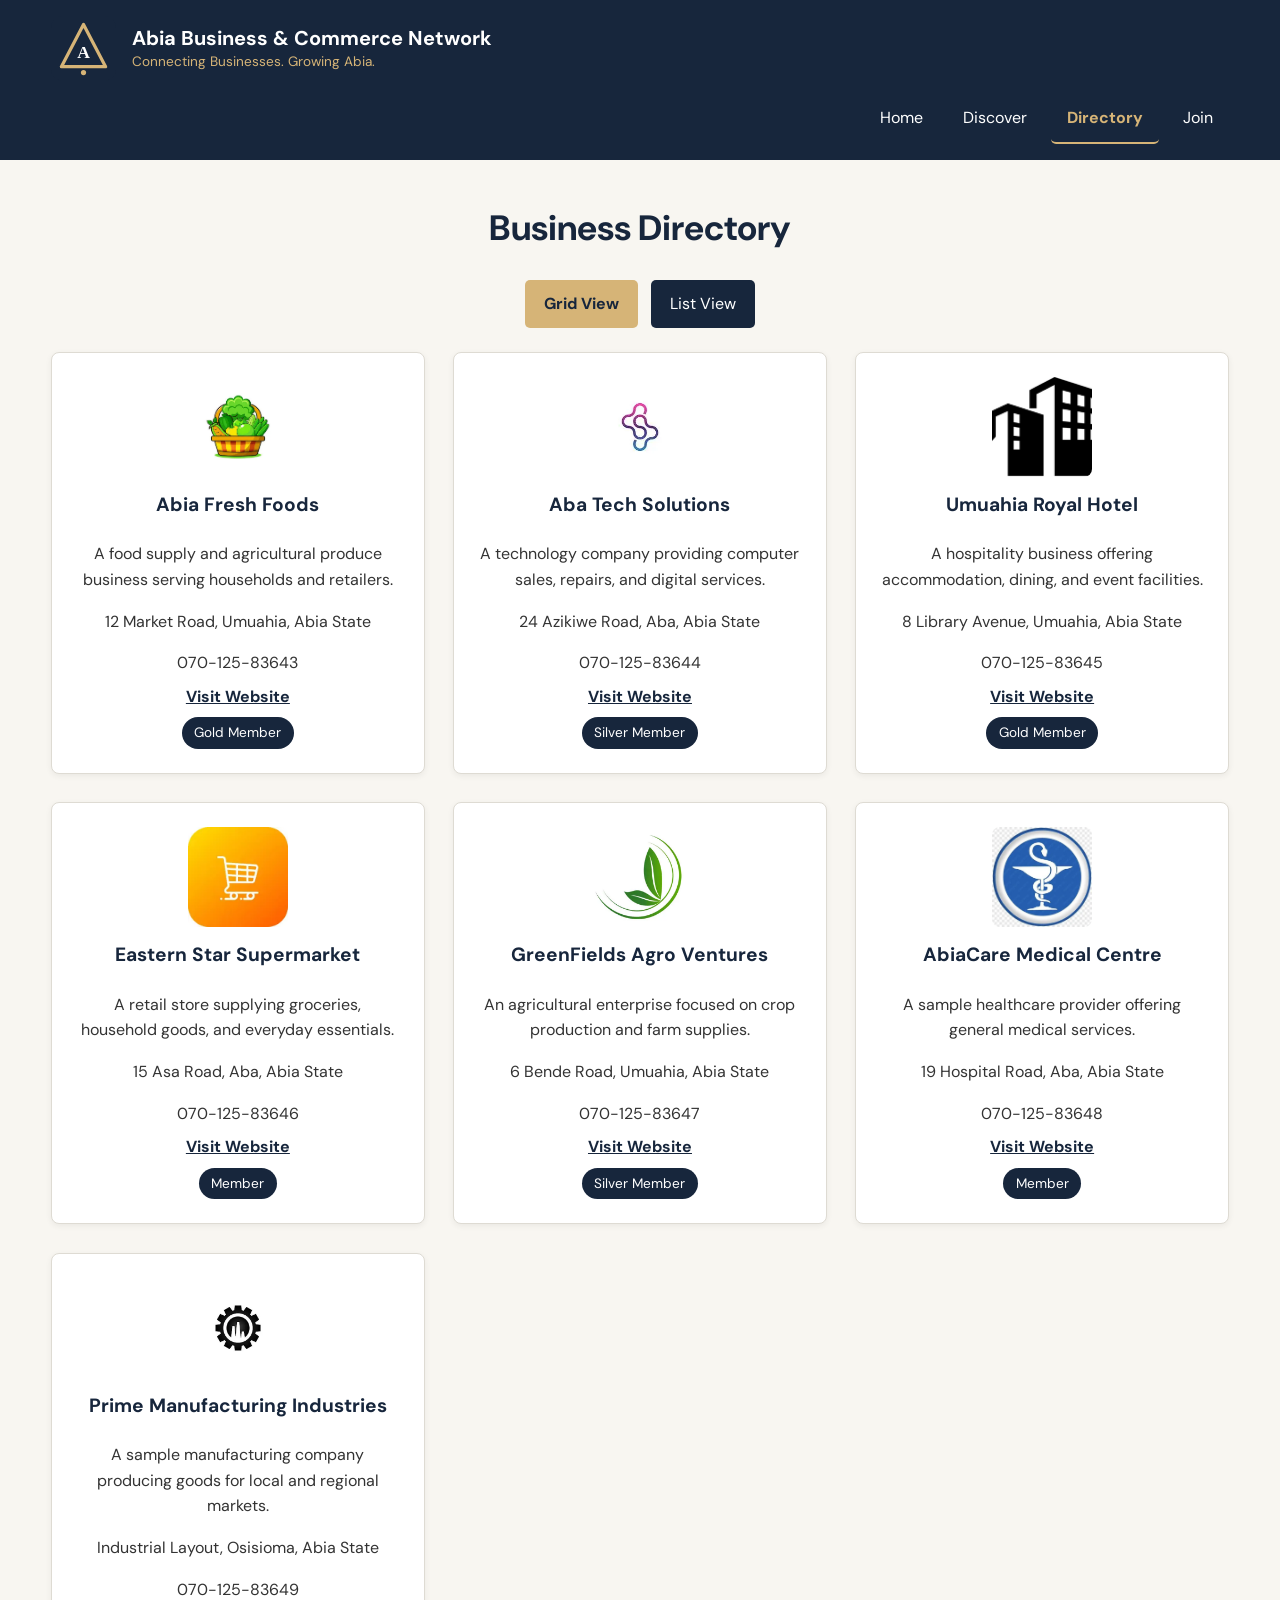
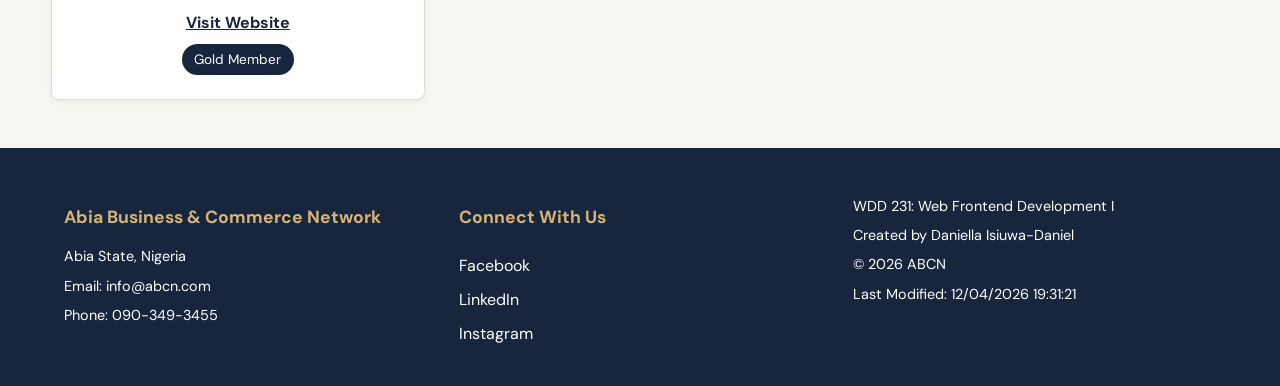
<file: chamber/directory.html>
<!DOCTYPE html>
<html lang="en">
<head>
    <meta charset="UTF-8">
    <meta name="viewport" content="width=device-width, initial-scale=1.0">

    <meta name="description" content="Explore businesses and organizations that are members of the Abia Business & Commerce Network in Abia State, Nigeria.">
    <meta name="author" content="Daniella Isiuwa-Daniel">

    <title>Business Directory | Abia Business & Commerce Network</title>

    <link rel="icon" href="images/favicon.svg" type="image/svg+xml">

    
    <meta property="og:title" content="ABCN | Abia Business & Commerce Network">
    <meta property="og:description" content="Discover businesses and organizations in the Abia Business & Commerce Network.">
    <meta property="og:type" content="website">
    <meta property="og:image" content="https://elladaniels886-jpg.github.io/wdd231/chamber/images/favicon.svg">
    <meta property="og:url" content="https://elladaniels886-jpg.github.io/wdd231/chamber/directory.html">

    <link rel="preconnect" href="https://fonts.googleapis.com">
    <link rel="preconnect" href="https://fonts.gstatic.com" crossorigin>
    <link href="https://fonts.googleapis.com/css2?family=DM+Sans:wght@400;500;600;700&display=swap" rel="stylesheet">

    <!-- CSS -->
    <link rel="stylesheet" href="styles/normalize.css">
    <link rel="stylesheet" href="styles/small.css">
    <link rel="stylesheet" href="styles/large.css">

    
    <script src="scripts/directory.js" defer></script>
</head>

<body>

    <header>
        <div class="header-content">
            <a href="index.html" class="logo-link">
                <img src="images/favicon.svg" alt="ABCN logo" width="60" height="60">
            </a>

            <div class="site-name">
                <span class="site-title">Abia Business & Commerce Network</span>
                <span class="site-tagline">Connecting Businesses. Growing Abia.</span>
            </div>

            <button id="menu-button" aria-label="Open navigation menu" aria-expanded="false">
                ☰
            </button>
        </div>

        <nav>
            <ul id="primary-navigation">
                <li><a href="index.html">Home</a></li>
                <li><a href="discover.html">Discover</a></li>
                <li><a href="directory.html" class="active" aria-current="page">Directory</a></li>
                <li><a href="join.html">Join</a></li>
            </ul>
        </nav>
    </header>

    <main>
        <h1>Business Directory</h1>

        <div class="view-options">
            <button id="grid-view" class="active-view" aria-pressed="true">
                Grid View
            </button>

            <button id="list-view" aria-pressed="false">
                List View
            </button>
        </div>

        <section id="members-container" class="members-grid" aria-label="Chamber business members">
   
        </section>
    </main>

    <footer>
        <div class="footer-contact">
            <h2>Abia Business & Commerce Network</h2>
            <p>Abia State, Nigeria</p>
            <p>Email: info@abcn.com</p>
            <p>Phone: 090-349-3455</p>
        </div>

        <div class="footer-social">
            <h2>Connect With Us</h2>
            <a href="https://www.facebook.com/" target="_blank" rel="noopener noreferrer">Facebook</a>
            <a href="https://www.linkedin.com/" target="_blank" rel="noopener noreferrer">LinkedIn</a>
            <a href="https://www.instagram.com/" target="_blank" rel="noopener noreferrer">Instagram</a>
        </div>

        <div class="footer-development">
            <p>WDD 231: Web Frontend Development I</p>
            <p>Created by Daniella Isiuwa-Daniel</p>
            <p>&copy; <span id="current-year"></span> ABCN</p>
            <p id="last-modified"></p>
        </div>
    </footer>

</body>
</html>
</file>
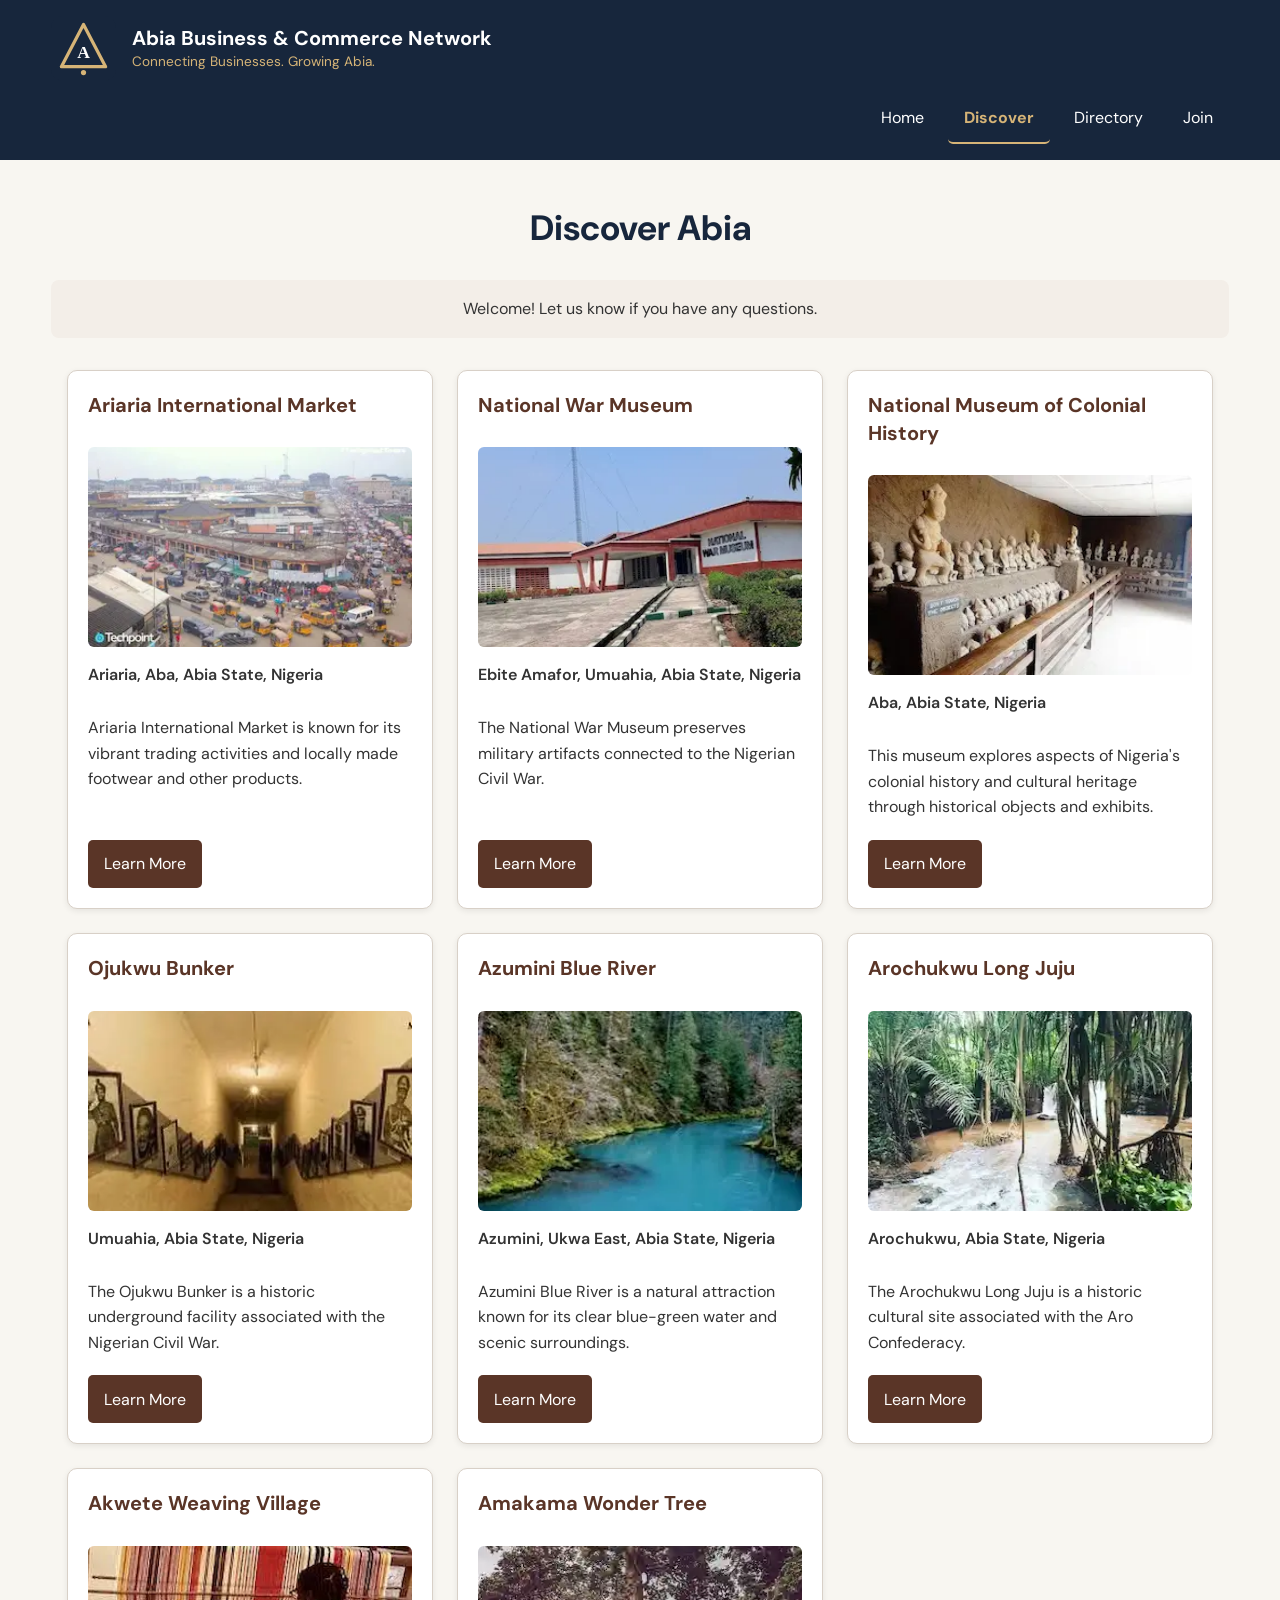
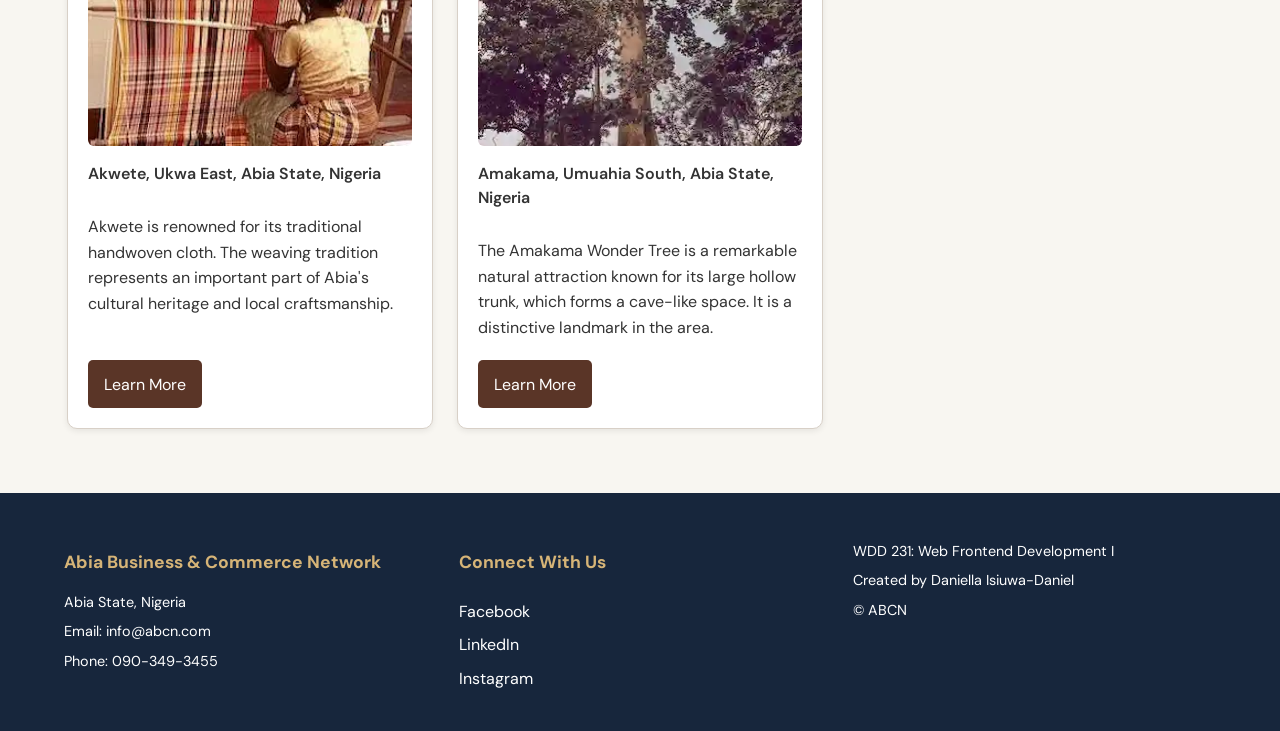
<file: chamber/discover.html>
<!DOCTYPE html>
<html lang="en">
<head>
    <meta charset="UTF-8">
    <meta name="viewport" content="width=device-width, initial-scale=1.0">

    <meta name="description" content="Discover the historical, cultural, natural, and commercial attractions of Abia State, Nigeria, with the Abia Business & Commerce Network.">
    <meta name="author" content="Daniella Isiuwa-Daniel">

    <title>Discover | Abia Business & Commerce Network</title>

    <link rel="icon" href="images/favicon.svg" type="image/svg+xml">

    <meta property="og:title" content="Discover Abia | Abia Business & Commerce Network">
    <meta property="og:description" content="Explore notable places, culture, history, and attractions across Abia State, Nigeria.">
    <meta property="og:type" content="website">
    <meta property="og:image" content="https://elladaniels886-jpg.github.io/wdd231/chamber/images/abcn-hero.jpg">
    <meta property="og:url" content="https://elladaniels886-jpg.github.io/wdd231/chamber/discover.html">

    <link rel="preconnect" href="https://fonts.googleapis.com">
    <link rel="preconnect" href="https://fonts.gstatic.com" crossorigin>
    <link href="https://fonts.googleapis.com/css2?family=DM+Sans:wght@400;500;600;700&display=swap" rel="stylesheet">

    <!-- CSS -->
    <link rel="stylesheet" href="styles/normalize.css">
    <link rel="stylesheet" href="styles/small.css">
    <link rel="stylesheet" href="styles/large.css">
    
    <link rel="stylesheet" href="styles/discover.css">
  
    <script src="scripts/discover.js" type="module"></script>
</head>

<body>

    <header>
        <div class="header-content">
            <a href="index.html" class="logo-link">
                <img src="images/favicon.svg" alt="ABCN" width="60" height="60">
            </a>

            <div class="site-name">
                <span class="site-title">Abia Business & Commerce Network</span>
                <span class="site-tagline">Connecting Businesses. Growing Abia.</span>
            </div>

            <button id="menu-button" aria-label="Open navigation menu" aria-expanded="false">
                ☰
            </button>
        </div>

        <nav>
            <ul id="primary-navigation">
                <li><a href="index.html">Home</a></li>
                <li><a href="discover.html" class="active" aria-current="page">Discover</a></li>
                <li><a href="directory.html">Directory</a></li>
                <li><a href="join.html">Join</a></li>
            </ul>
        </nav>
    </header>

    <main>
        <h1>Discover Abia</h1>

        <section id="visitor-message" aria-live="polite">
        </section>

        <section id="discover-cards" aria-label="Places of interest in Abia State">
        </section>
    </main>

    <footer>
        <div class="footer-contact">
            <h2>Abia Business & Commerce Network</h2>
            <p>Abia State, Nigeria</p>
            <p>Email: info@abcn.com</p>
            <p>Phone: 090-349-3455</p>
        </div>

        <div class="footer-social">
            <h2>Connect With Us</h2>
            <a href="https://www.facebook.com/" target="_blank" rel="noopener noreferrer">Facebook</a>
            <a href="https://www.linkedin.com/" target="_blank" rel="noopener noreferrer">LinkedIn</a>
            <a href="https://www.instagram.com/" target="_blank" rel="noopener noreferrer">Instagram</a>
        </div>

        <div class="footer-development">
            <p>WDD 231: Web Frontend Development I</p>
            <p>Created by Daniella Isiuwa-Daniel</p>
            <p>&copy; <span id="current-year"></span> ABCN</p>
            <p id="last-modified"></p>
        </div>
    </footer>

</body>
</html>
</file>
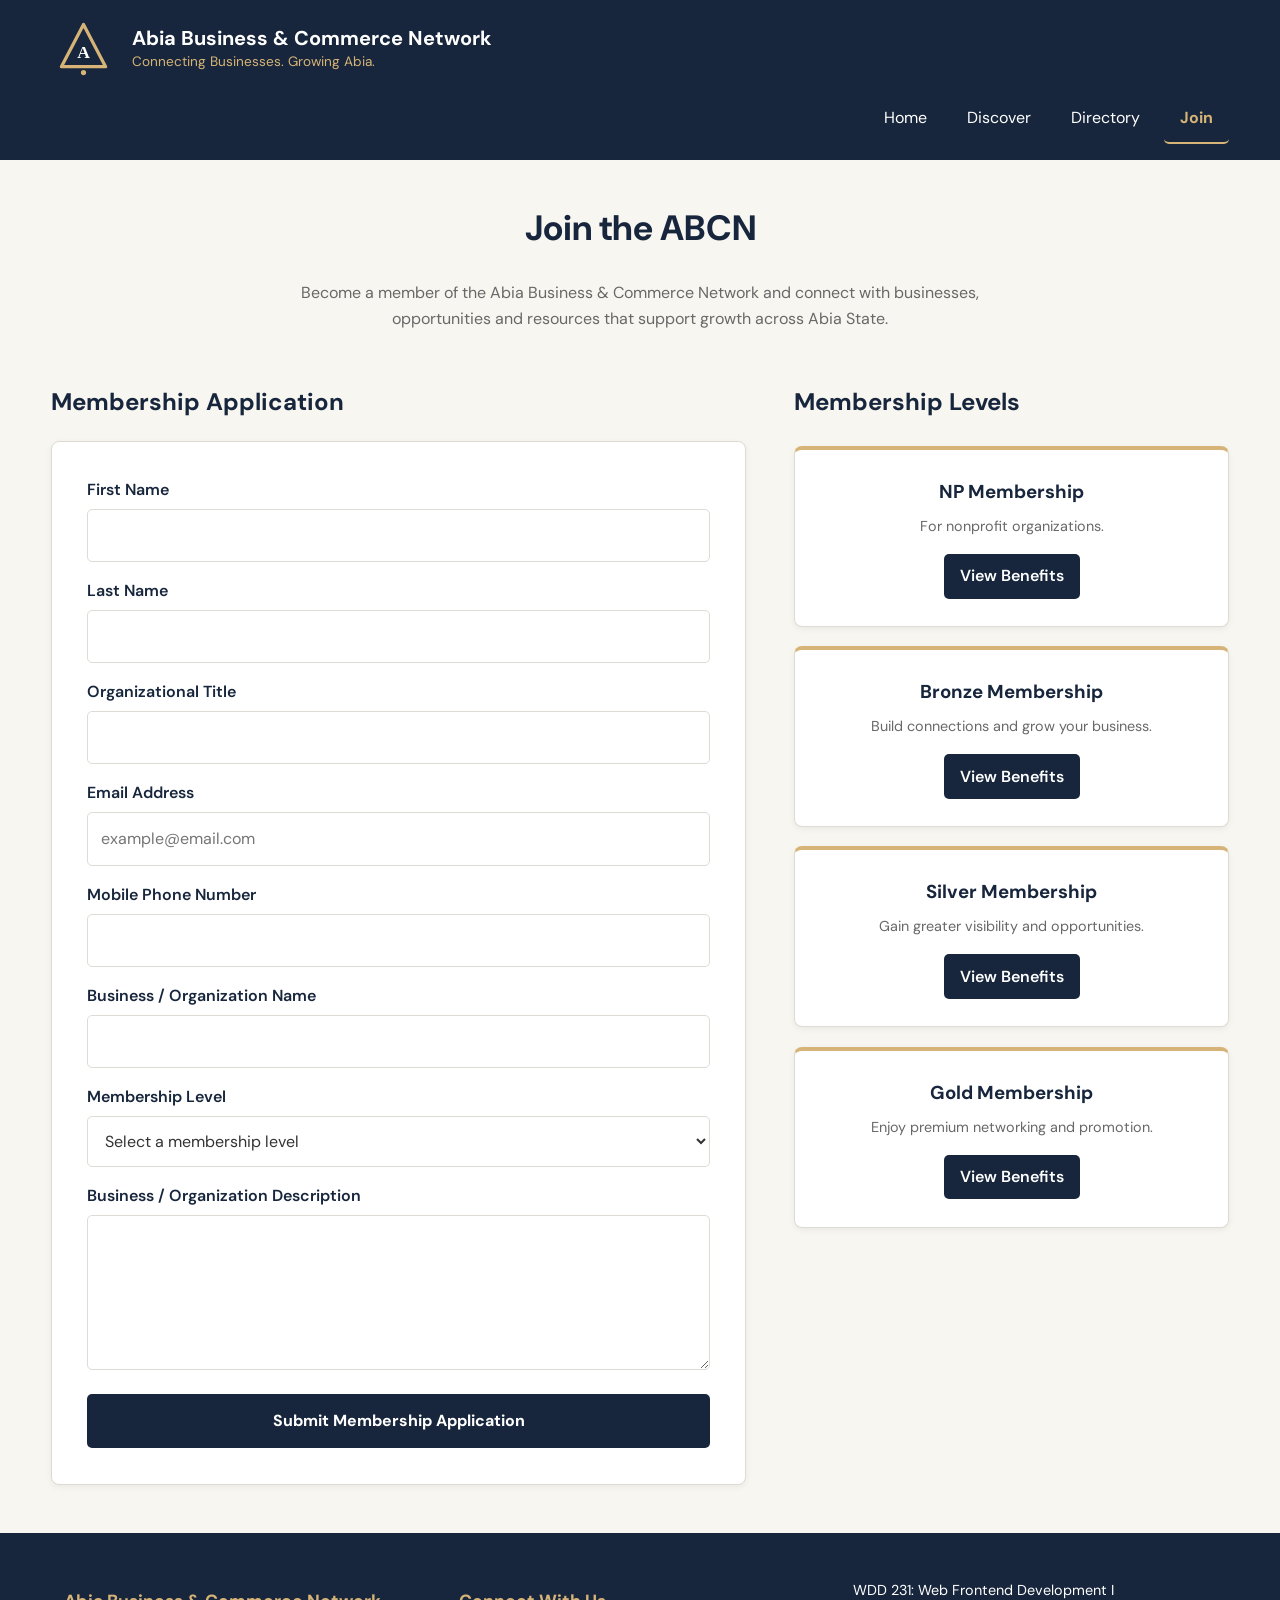
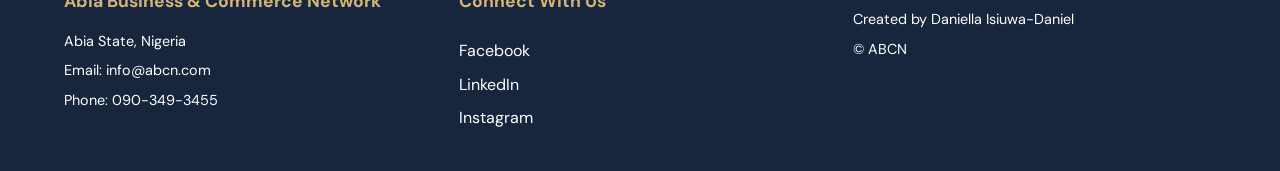
<file: chamber/join.html>
<!DOCTYPE html>
<html lang="en">
<head>
    <meta charset="UTF-8">
    <meta name="viewport" content="width=device-width, initial-scale=1.0">

    <meta name="description" content="Apply for membership with the Abia Business & Commerce Network and connect with businesses across Abia State, Nigeria.">
    <meta name="author" content="Daniella Isiuwa-Daniel">

    <title>Join | Abia Business & Commerce Network</title>

    <link rel="icon" href="images/favicon.svg" type="image/svg+xml">

    <meta property="og:title" content="Join ABCN | Abia Business & Commerce Network">
    <meta property="og:description" content="Apply for membership with the Abia Business & Commerce Network.">
    <meta property="og:type" content="website">
    <meta property="og:image" content="https://elladaniels886-jpg.github.io/wdd231/chamber/images/abcn-hero.jpg">
    <meta property="og:url" content="https://elladaniels886-jpg.github.io/wdd231/chamber/join.html">

    <link rel="preconnect" href="https://fonts.googleapis.com">
    <link rel="preconnect" href="https://fonts.gstatic.com" crossorigin>
    <link href="https://fonts.googleapis.com/css2?family=DM+Sans:wght@400;500;600;700&display=swap" rel="stylesheet">

    <link rel="stylesheet" href="styles/normalize.css">
    <link rel="stylesheet" href="styles/small.css">
    <link rel="stylesheet" href="styles/large.css">

    <script src="scripts/join.js" defer></script>
</head>

<body>

    <header>
        <div class="header-content">
            <a href="index.html" class="logo-link">
                <img src="images/favicon.svg" alt="ABCN" width="60" height="60">
            </a>

            <div class="site-name">
                <span class="site-title">Abia Business & Commerce Network</span>
                <span class="site-tagline">Connecting Businesses. Growing Abia.</span>
            </div>

            <button id="menu-button" aria-label="Open navigation menu" aria-expanded="false">
                ☰
            </button>
        </div>

        <nav>
            <ul id="primary-navigation">
                <li><a href="index.html">Home</a></li>
                <li><a href="discover.html">Discover</a></li>
                <li><a href="directory.html">Directory</a></li>
                <li><a href="join.html" class="active" aria-current="page">Join</a></li>
            </ul>
        </nav>
    </header>

    <main>
        <h1>Join the ABCN</h1>

        <p class="join-intro">
            Become a member of the Abia Business & Commerce Network
            and connect with businesses, opportunities and resources
            that support growth across Abia State.
        </p>

        <div class="join-layout">

            <section class="membership-form-section">
                <h2>Membership Application</h2>

                <form method="get" action="thankyou.html" id="membership-form">

                    <label for="first-name">
                        First Name
                        <input
                            type="text"
                            id="first-name"
                            name="firstName"
                            title="Enter your first name"
                            autocomplete="given-name"
                            required>
                    </label>

                    <label for="last-name">
                        Last Name
                        <input
                            type="text"
                            id="last-name"
                            name="lastName"
                            title="Enter your last name"
                            autocomplete="family-name"
                            required>
                    </label>

                    <label for="organization-title">
                        Organizational Title
                        <input
                            type="text"
                            id="organization-title"
                            name="organizationTitle"
                            title="Your title within your organization. Use at least seven letters, spaces or hyphens."
                            autocomplete="organization-title"
                            pattern="[A-Za-z -]{7,}"
                            minlength="7">
                    </label>

                    <label for="email">
                        Email Address
                        <input
                            type="email"
                            id="email"
                            name="email"
                            title="Enter a valid email address"
                            autocomplete="email"
                            placeholder="example@email.com"
                            required>
                    </label>

                    <label for="phone">
                        Mobile Phone Number
                        <input
                            type="tel"
                            id="phone"
                            name="phone"
                            title="Enter your mobile phone number"
                            autocomplete="tel"
                            required>
                    </label>

                    <label for="organization">
                        Business / Organization Name
                        <input
                            type="text"
                            id="organization"
                            name="organization"
                            title="Enter your business or organization name"
                            autocomplete="organization"
                            required>
                    </label>

                    <label for="membership-level">
                        Membership Level
                        <select
                            id="membership-level"
                            name="membershipLevel"
                            title="Select your desired membership level"
                            required>
                            <option value="" disabled selected>Select a membership level</option>
                            <option value="np">NP Membership</option>
                            <option value="bronze">Bronze Membership</option>
                            <option value="silver">Silver Membership</option>
                            <option value="gold">Gold Membership</option>
                        </select>
                    </label>

                    <label for="organization-description">
                        Business / Organization Description
                        <textarea
                            id="organization-description"
                            name="organizationDescription"
                            title="Briefly describe your business or organization"
                            rows="5"></textarea>
                    </label>

                    <input
                        type="hidden"
                        id="timestamp"
                        name="timestamp">

                    <input
                        type="submit"
                        value="Submit Membership Application">
                </form>
            </section>

           
            <section class="membership-levels">
                <h2>Membership Levels</h2>

                <div class="membership-card np-card">
                    <h3>NP Membership</h3>
                    <p>For nonprofit organizations.</p>
                    <a href="#np-modal" class="modal-link" data-modal="np-modal">
                        View Benefits
                    </a>
                </div>

                <div class="membership-card bronze-card">
                    <h3>Bronze Membership</h3>
                    <p>Build connections and grow your business.</p>
                    <a href="#bronze-modal" class="modal-link" data-modal="bronze-modal">
                        View Benefits
                    </a>
                </div>

                <div class="membership-card silver-card">
                    <h3>Silver Membership</h3>
                    <p>Gain greater visibility and opportunities.</p>
                    <a href="#silver-modal" class="modal-link" data-modal="silver-modal">
                        View Benefits
                    </a>
                </div>

                <div class="membership-card gold-card">
                    <h3>Gold Membership</h3>
                    <p>Enjoy premium networking and promotion.</p>
                    <a href="#gold-modal" class="modal-link" data-modal="gold-modal">
                        View Benefits
                    </a>
                </div>
            </section>

        </div>

       
        <dialog id="np-modal">
            <div class="modal-content">
                <h2>NP Membership Benefits</h2>
                <ul>
                    <li>- No membership fee</li>
                    <li>- Access to chamber networking events</li>
                    <li>- Business community updates</li>
                    <li>- Nonprofit collaboration opportunities</li>
                </ul>
                <button type="button" class="close-modal">Close</button>
            </div>
        </dialog>

        <dialog id="bronze-modal">
            <div class="modal-content">
                <h2>Bronze Membership Benefits</h2>
                <ul>
                    <li>- All basic chamber membership benefits</li>
                    <li>- Access to selected business workshops</li>
                    <li>- Member event discounts</li>
                    <li>- Business networking opportunities</li>
                </ul>
                <button type="button" class="close-modal">Close</button>
            </div>
        </dialog>

        <dialog id="silver-modal">
            <div class="modal-content">
                <h2>Silver Membership Benefits</h2>
                <ul>
                    <li>- All Bronze membership benefits</li>
                    <li>- Priority access to selected training</li>
                    <li>- Enhanced business directory listing</li>
                    <li>- Advertising opportunities</li>
                </ul>
                <button type="button" class="close-modal">Close</button>
            </div>
        </dialog>

        <dialog id="gold-modal">
            <div class="modal-content">
                <h2>Gold Membership Benefits</h2>
                <ul>
                    <li>- All Silver membership benefits</li>
                    <li>- Premium advertising opportunities</li>
                    <li>- Homepage spotlight opportunities</li>
                    <li>- Priority invitations to special events</li>
                    <li>- Exclusive business networking opportunities</li>
                </ul>
                <button type="button" class="close-modal">Close</button>
            </div>
        </dialog>

    </main>

    <footer>
        <div class="footer-contact">
            <h2>Abia Business & Commerce Network</h2>
            <p>Abia State, Nigeria</p>
            <p>Email: info@abcn.com</p>
            <p>Phone: 090-349-3455</p>
        </div>

        <div class="footer-social">
            <h2>Connect With Us</h2>
            <a href="https://www.facebook.com/" target="_blank" rel="noopener noreferrer">Facebook</a>
            <a href="https://www.linkedin.com/" target="_blank" rel="noopener noreferrer">LinkedIn</a>
            <a href="https://www.instagram.com/" target="_blank" rel="noopener noreferrer">Instagram</a>
        </div>

        <div class="footer-development">
            <p>WDD 231: Web Frontend Development I</p>
            <p>Created by Daniella Isiuwa-Daniel</p>
            <p>&copy; <span id="current-year"></span> ABCN</p>
            <p id="last-modified"></p>
        </div>
    </footer>

</body>
</html>
</file>
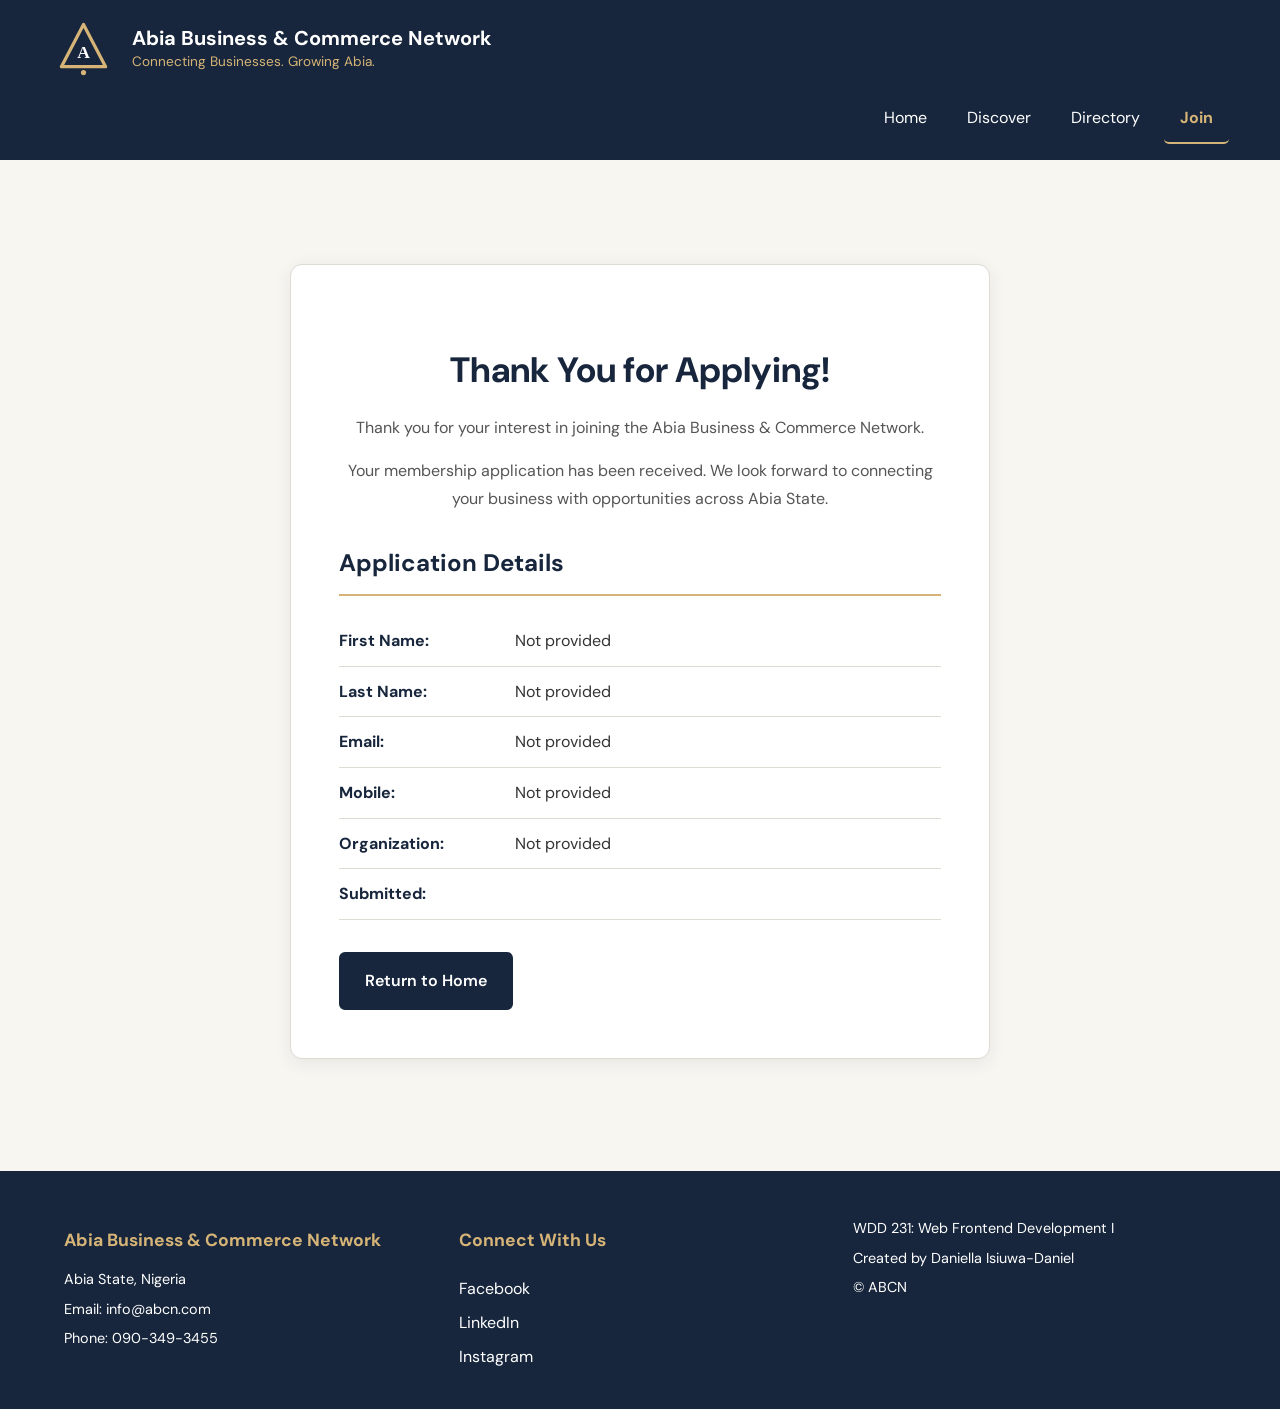
<file: chamber/thankyou.html>
<!DOCTYPE html>
<html lang="en">
<head>
    <meta charset="UTF-8">
    <meta name="viewport" content="width=device-width, initial-scale=1.0">

    <meta name="description" content="Apply for membership with the Abia Business & Commerce Network and connect with businesses across Abia State, Nigeria.">
    <meta name="author" content="Daniella Isiuwa-Daniel">

    <title>Join | Abia Business & Commerce Network</title>

    <link rel="icon" href="images/favicon.svg" type="image/svg+xml">

    <meta property="og:title" content="Join ABCN | Abia Business & Commerce Network">
    <meta property="og:description" content="Apply for membership with the Abia Business & Commerce Network.">
    <meta property="og:type" content="website">
    <meta property="og:image" content="https://elladaniels886-jpg.github.io/wdd231/chamber/images/favicon.svg">
    <meta property="og:url" content="https://elladaniels886-jpg.github.io/wdd231/chamber/join.html">

    <link rel="preconnect" href="https://fonts.googleapis.com">
    <link rel="preconnect" href="https://fonts.gstatic.com" crossorigin>
    <link href="https://fonts.googleapis.com/css2?family=DM+Sans:wght@400;500;600;700&display=swap" rel="stylesheet">

    <link rel="stylesheet" href="styles/normalize.css">
    <link rel="stylesheet" href="styles/small.css">
    <link rel="stylesheet" href="styles/large.css">

    <script src="scripts/thankyou.js" defer></script>
</head>

<body>

    <header>
        <div class="header-content">
            <a href="index.html" class="logo-link">
                <img src="images/favicon.svg" alt="ABCN logo" width="60" height="60">
            </a>

            <div class="site-name">
                <span class="site-title">Abia Business & Commerce Network</span>
                <span class="site-tagline">Connecting Businesses. Growing Abia.</span>
            </div>

            <button id="menu-button" aria-label="Open navigation menu" aria-expanded="false">
                ☰
            </button>
        </div>

        <nav>
            <ul id="primary-navigation">
                <li><a href="index.html">Home</a></li>
                <li><a href="discover.html">Discover</a></li>
                <li><a href="directory.html">Directory</a></li>
                <li><a href="join.html" class="active" aria-current="page">Join</a></li>
            </ul>
        </nav>
    </header>

  <main class="thankyou-page">
    <section class="thankyou-card">
        <h1>Thank You for Applying!</h1>

        <p>
            Thank you for your interest in joining the
            Abia Business &amp; Commerce Network.
        </p>

        <p>
            Your membership application has been received.
            We look forward to connecting your business
            with opportunities across Abia State.
        </p>

        <h2>Application Details</h2>

        <div id="application-details">
            <p><strong>First Name:</strong> <span id="firstName"></span></p>
            <p><strong>Last Name:</strong> <span id="lastName"></span></p>
            <p><strong>Email:</strong> <span id="email"></span></p>
            <p><strong>Mobile:</strong> <span id="phone"></span></p>
            <p><strong>Organization:</strong> <span id="organization"></span></p>
            <p><strong>Submitted:</strong> <span id="timestamp"></span></p>
        </div>

        <a href="index.html" class="button">Return to Home</a>
    </section>
</main>

    <footer>
        <div class="footer-contact">
            <h2>Abia Business & Commerce Network</h2>
            <p>Abia State, Nigeria</p>
            <p>Email: info@abcn.com</p>
            <p>Phone: 090-349-3455</p>
        </div>

        <div class="footer-social">
            <h2>Connect With Us</h2>
            <a href="https://www.facebook.com/" target="_blank" rel="noopener noreferrer">Facebook</a>
            <a href="https://www.linkedin.com/" target="_blank" rel="noopener noreferrer">LinkedIn</a>
            <a href="https://www.instagram.com/" target="_blank" rel="noopener noreferrer">Instagram</a>
        </div>

        <div class="footer-development">
            <p>WDD 231: Web Frontend Development I</p>
            <p>Created by Daniella Isiuwa-Daniel</p>
            <p>&copy; <span id="current-year"></span> ABCN</p>
            <p id="last-modified"></p>
        </div>
    </footer>

</body>
</html>
</file>
<file: chamber/styles/small.css>
:root {
    --navy: #17263c;
    --navy-light: #263b57;
    --gold: #d6b477;
    --cream: #f8f6f1;
    --white: #ffffff;
    --text: #333333;
    --muted: #686868;
    --border: #dedbd3;
}


body {
    font-family: "DM Sans", sans-serif;
    background-color: var(--cream);
    color: var(--text);
    line-height: 1.6;
    overflow-wrap: break-word;
}

a {
    text-decoration: none;
}

button {
    border: none;
}

header {
    background-color: var(--navy);
    color: var(--white);
    padding: 1rem;
}

.header-content {
    display: flex;
    align-items: center;
    gap: 0.8rem;
    max-width: 1200px;
    margin: 0 auto;
}

.logo-link img {
    width: 55px;
    height: 55px;
}

.site-name {
    display: flex;
    flex-direction: column;
    flex: 1;
}

.site-title {
    font-size: 1rem;
    font-weight: 700;
    line-height: 1.3;
}

.site-tagline {
    font-size: 0.75rem;
    color: var(--gold);
}


#menu-button {
    background-color: transparent;
    color: var(--white);
    font-size: 1.8rem;
    padding: 0.3rem 0.5rem;
}

nav {
    max-width: 1200px;
    margin: 0 auto;
}

#primary-navigation {
    display: none;
    flex-direction: column;
    margin-top: 1rem;
}

#primary-navigation.open {
    display: flex;
}

#primary-navigation a {
    display: block;
    padding: 0.8rem;
    text-align: center;
    color: var(--white);
    border-top: 1px solid var(--navy-light);
}

#primary-navigation a:hover,
#primary-navigation a:focus-visible {
    background-color: var(--navy-light);
    color: var(--gold);
}

#primary-navigation a.active {
    color: var(--gold);
    font-weight: 700;
    border-bottom: 2px solid var(--gold);
}

main {
    width: 92%;
    max-width: 1200px;
    margin: 2rem auto;
    min-height: 400px;
}

h1 {
    color: var(--navy);
    text-align: center;
    margin-bottom: 1.5rem;
    font-size: 1.8rem;
}


.view-options {
    display: flex;
    justify-content: center;
    gap: 0.8rem;
    margin-bottom: 1.5rem;
}

.view-options button {
    background-color: var(--navy);
    color: var(--white);
    padding: 0.7rem 1.2rem;
    border-radius: 5px;
}

.view-options button:hover,
.view-options button:focus-visible {
    background-color: var(--navy-light);
}

.view-options button.active-view {
    background-color: var(--gold);
    color: var(--navy);
    font-weight: 700;
}


.members-grid {
    display: grid;
    grid-template-columns: 1fr;
    gap: 1.2rem;
}


.member-card {
    background-color: var(--white);
    border: 1px solid var(--border);
    border-radius: 8px;
    padding: 1.2rem;
    text-align: center;
    box-shadow: 0 2px 6px rgba(0, 0, 0, 0.06);
}

.member-card h2 {
    color: var(--navy);
    font-size: 1.2rem;
    margin: 0.8rem 0;
}

.member-image {
    width: 100px;
    height: 100px;
    object-fit: cover;
    object-position: center;
    border-radius: 8px;
    margin: 0 auto;
}

.member-card p {
    margin: 0.5rem 0;
}

.member-card a {
    color: var(--navy);
    font-weight: 700;
    text-decoration: underline;
    overflow-wrap: anywhere;
}

.member-card a:hover {
    color: #805b20;
}

.membership {
    display: inline-block;
    background-color: var(--navy);
    color: var(--white);
    padding: 0.3rem 0.8rem;
    border-radius: 20px;
    font-size: 0.85rem;
    margin-top: 0.5rem;
}


.members-list {
    display: flex;
    flex-direction: column;
    gap: 0;
}

.members-list .member-card {
    display: block;
    text-align: left;
    border-radius: 0;
    box-shadow: none;
    padding: 1rem;
}

.members-list .member-image {
    display: none;
}

.members-list .member-card:nth-child(even) {
    background-color: #eae7df;
}

.members-list .member-card h2 {
    margin-top: 0;
}

.members-list .membership {
    margin-top: 0.3rem;
}


footer {
    background-color: var(--navy);
    color: var(--white);
    padding: 2rem 1rem;
    text-align: center;
}

footer h2 {
    color: var(--gold);
    font-size: 1.1rem;
}

footer p {
    margin: 0.4rem 0;
    font-size: 0.9rem;
}

.footer-social {
    display: flex;
    flex-direction: column;
    align-items: center;
    gap: 0.5rem;
}

.footer-social a:hover,
.footer-social a:focus-visible {
    color: var(--gold);
    text-decoration: underline;
}

.footer-development {
    margin-top: 1.5rem;
    padding-top: 1rem;
    border-top: 1px solid var(--navy-light);
}


a:focus-visible,
button:focus-visible {
    outline: 3px solid var(--gold);
    outline-offset: 3px;
}




.hero {
    position: relative;
    width: 100%;
    min-height: 400px;
    overflow: hidden;
}

.hero-image {
    display: block;
    width: 100%;
    height: 400px;
    object-fit: cover;
}

.hero-content {
    position: absolute;
    inset: 0;
    display: flex;
    flex-direction: column;
    justify-content: center;
    align-items: center;
    padding: 2rem 1.5rem;
    text-align: center;
    color: white;
    background: rgba(0, 0, 0, 0.5);
}

.hero-content h1 {
    max-width: 700px;
    margin-bottom: 1rem;
    font-size: 2rem;
    color: white;
}

.hero-content p {
    max-width: 550px;
    line-height: 1.6;
    margin-bottom: 1.5rem;
}

.hero-cta {
    display: inline-block;
    padding: 0.85rem 1.5rem;
    background-color: #b8860b;
    color: #17263c;
    text-decoration: none;
    font-weight: 700;
    border-radius: 5px;
}

.hero-cta:hover,
.hero-cta:focus-visible {
    background-color: #8b6508;
}





/* HOME PAGE - CURRENT EVENTS */

.events-section {
    padding: 2.5rem 1rem;
}

.events-section h2 {
    text-align: center;
    margin-bottom: 1.5rem;
}

.events-container {
    display: grid;
    grid-template-columns: 1fr;
    gap: 1.5rem;
}

.event-card {
    padding: 1.5rem;
    border: 1px solid #ddd;
    border-radius: 8px;
    background-color: white;
    box-shadow: 0 2px 6px rgba(0, 0, 0, 0.08);
}

.event-card h3 {
    margin-top: 0;
}

.event-card p {
    line-height: 1.6;
}

.event-category {
    display: inline-block;
    padding: 0.35rem 0.75rem;
    border-radius: 4px;
    background-color: #f1e5c4;
    color: #59400a;
    font-size: 0.85rem;
    font-weight: 600;
}


.weather-section {
    padding: 2.5rem 1rem;
    background-color: #f5f5f5;
}

.weather-section h2 {
    text-align: center;
    margin-bottom: 1.5rem;
}

.weather-container {
    display: grid;
    grid-template-columns: 1fr;
    gap: 1.5rem;
}

.current-weather,
.weather-forecast {
    background-color: white;
    padding: 1.5rem;
    border-radius: 8px;
    text-align: center;
    box-shadow: 0 2px 6px rgba(0, 0, 0, 0.08);
}

.current-weather figure {
    margin: 0;
}

.current-weather img {
    width: 80px;
    height: 80px;
}

#current-temp {
    font-size: 2rem;
    font-weight: 700;
}

#forecast-container {
    display: grid;
    gap: 1rem;
}

.forecast-day {
    padding: 1rem;
    background-color: #f5f5f5;
    border-radius: 6px;
}




/* HOME PAGE - BUSINESS SPOTLIGHTS */

.spotlights-section {
    padding: 2.5rem 1rem;
}

.spotlights-section h2 {
    text-align: center;
    color: var(--navy);
    margin-bottom: 1.5rem;
}

#spotlights-container {
    display: grid;
    grid-template-columns: 1fr;
    gap: 1.5rem;
}

.spotlight-card {
    display: flex;
    flex-direction: column;
    align-items: center;
    text-align: center;
    padding: 1.5rem;
    background-color: var(--white);
    border: 1px solid var(--border);
    border-radius: 8px;
    box-shadow: 0 2px 6px rgba(0, 0, 0, 0.06);
}

.spotlight-card img {
    width: 100px;
    height: 100px;
    object-fit: contain;
    margin-bottom: 1rem;
}

.spotlight-card h3 {
    color: var(--navy);
    font-size: 1.1rem;
    margin: 0.5rem 0;
}

.spotlight-card p {
    font-size: 0.9rem;
    line-height: 1.5;
    margin: 0.4rem 0;
    overflow-wrap: anywhere;
}

.spotlight-card a {
    display: inline-block;
    margin-top: 0.8rem;
    padding: 0.6rem 1rem;
    background-color: var(--navy);
    color: var(--white);
    border-radius: 5px;
    font-weight: 600;
}

.spotlight-card a:hover,
.spotlight-card a:focus-visible {
    background-color: var(--navy-light);
    color: var(--gold);
}


.join-intro {
    max-width: 700px;
    margin: 0 auto 2rem;
    text-align: center;
    color: var(--muted);
}

.join-layout {
    display: grid;
    grid-template-columns: 1fr;
    gap: 2rem;
}

.membership-form-section,
.membership-levels {
    min-width: 0;
}

.membership-form-section h2,
.membership-levels h2 {
    color: var(--navy);
    margin-bottom: 1.2rem;
}

#membership-form {
    display: flex;
    flex-direction: column;
    gap: 1rem;
    padding: 1.5rem;
    background-color: var(--white);
    border: 1px solid var(--border);
    border-radius: 8px;
    box-shadow: 0 2px 6px rgba(0, 0, 0, 0.06);
}

#membership-form label {
    display: flex;
    flex-direction: column;
    gap: 0.4rem;
    font-weight: 600;
    color: var(--navy);
}

#membership-form input:not([type="hidden"]),
#membership-form select,
#membership-form textarea {
    width: 100%;
    box-sizing: border-box;
    padding: 0.8rem;
    border: 1px solid var(--border);
    border-radius: 5px;
    background-color: var(--white);
    color: var(--text);
    font: inherit;
    font-weight: 400;
}

#membership-form input:focus,
#membership-form select:focus,
#membership-form textarea:focus {
    outline: 3px solid var(--gold);
    outline-offset: 2px;
    border-color: var(--navy);
}

#membership-form textarea {
    resize: vertical;
}

#membership-form input[type="submit"] {
    margin-top: 0.5rem;
    padding: 0.9rem 1.2rem;
    border: none;
    border-radius: 5px;
    background-color: var(--navy);
    color: var(--white);
    font: inherit;
    font-weight: 700;
    cursor: pointer;
    transition: background-color 0.2s ease;
}

#membership-form input[type="submit"]:hover,
#membership-form input[type="submit"]:focus-visible {
    background-color: var(--navy-light);
    color: var(--gold);
}


/* Membership Level Cards */

.membership-levels {
    display: grid;
    grid-template-columns: 1fr;
    gap: 1rem;
    align-content: start;
}

.membership-levels h2 {
    margin-bottom: 0;
}

.membership-card {
    padding: 1.3rem;
    text-align: center;
    background-color: var(--white);
    border: 1px solid var(--border);
    border-top: 4px solid var(--gold);
    border-radius: 8px;
    box-shadow: 0 2px 6px rgba(0, 0, 0, 0.06);

    opacity: 0;
    animation: membership-card-entrance 0.7s ease forwards;
}

.membership-card h3 {
    margin: 0 0 0.5rem;
    color: var(--navy);
}

.membership-card p {
    margin: 0 0 1rem;
    color: var(--muted);
    font-size: 0.9rem;
}

.membership-card a {
    display: inline-block;
    padding: 0.6rem 1rem;
    background-color: var(--navy);
    color: var(--white);
    border-radius: 5px;
    font-weight: 600;
    text-decoration: none;
}

.membership-card a:hover,
.membership-card a:focus-visible {
    background-color: var(--navy-light);
    color: var(--gold);
}

/* Different animation delays */

.np-card {
    animation-delay: 0.1s;
}

.bronze-card {
    animation-delay: 0.3s;
}

.silver-card {
    animation-delay: 0.5s;
}

.gold-card {
    animation-delay: 0.7s;
}

@keyframes membership-card-entrance {
    from {
        opacity: 0;
        transform: translateY(20px);
    }

    to {
        opacity: 1;
        transform: translateY(0);
    }
}


/* Membership Dialog Modals */

dialog {
    width: 90%;
    max-width: 450px;
    padding: 0;
    border: 1px solid var(--border);
    border-radius: 10px;
    background-color: var(--cream);
    color: var(--text);
    box-shadow: 0 10px 30px rgba(0, 0, 0, 0.25);
}

dialog::backdrop {
    background-color: rgba(23, 38, 60, 0.7);
}

.modal-content {
    padding: 1.5rem;
}

.modal-content h2 {
    margin-top: 0;
    color: var(--navy);
}

.modal-content li {
    margin-bottom: 0.6rem;
}

.close-modal {
    display: block;
    margin: 1.5rem 0 0 auto;
    padding: 0.7rem 1.2rem;
    border-radius: 5px;
    background-color: var(--navy);
    color: var(--white);
    font: inherit;
    font-weight: 600;
    cursor: pointer;
}

.close-modal:hover,
.close-modal:focus-visible {
    background-color: var(--navy-light);
    color: var(--gold);
}


/* Respect reduced-motion preferences */

@media (prefers-reduced-motion: reduce) {
    .membership-card {
        animation: none;
        opacity: 1;
        transform: none;
    }

    #membership-form input[type="submit"] {
        transition: none;
    }
}




.thankyou-page {
    padding: 3rem 1rem;
    background-color: var(--cream, #f8f6f1);
}

.thankyou-card {
    max-width: 700px;
    margin: 0 auto;
    padding: 2rem 1.5rem;
    background-color: white;
    border: 1px solid #dedbd3;
    border-radius: 12px;
    box-shadow: 0 4px 18px rgba(23, 38, 60, 0.08);
}

.thankyou-card h1 {
    color: #17263c;
    text-align: center;
    margin-bottom: 1rem;
}

.thankyou-card > p {
    text-align: center;
    line-height: 1.7;
    color: #555;
}

.thankyou-card h2 {
    color: #17263c;
    margin-top: 2rem;
    padding-bottom: 0.75rem;
    border-bottom: 2px solid #d6b477;
}

#application-details {
    margin-top: 1rem;
}

#application-details p {
    display: flex;
    flex-direction: column;
    gap: 0.25rem;
    padding: 0.75rem 0;
    margin: 0;
    border-bottom: 1px solid #dedbd3;
    overflow-wrap: anywhere;
}

#application-details strong {
    color: #17263c;
}

/* Return to Home button */
.thankyou-card .button {
    display: inline-block;
    margin-top: 2rem;
    padding: 0.9rem 1.5rem;
    background-color: #17263c;
    color: white;
    text-decoration: none;
    font-weight: 600;
    border: 2px solid #17263c;
    border-radius: 6px;
    text-align: center;
    transition: background-color 0.2s ease,
                color 0.2s ease,
                transform 0.2s ease;
}

.thankyou-card .button:hover {
    background-color: #d6b477;
    color: #17263c;
    border-color: #d6b477;
    transform: translateY(-2px);
}

.thankyou-card .button:focus-visible {
    outline: 3px solid #d6b477;
    outline-offset: 4px;
}
</file>
<file: chamber/styles/large.css>
@media screen and (min-width: 768px) {

    header {
        padding: 1rem 4%;
    }

    .header-content {
        gap: 1rem;
    }

    .logo-link img {
        width: 65px;
        height: 65px;
    }

    .site-title {
        font-size: 1.25rem;
    }

    .site-tagline {
        font-size: 0.85rem;
    }

    #menu-button {
        display: none;
    }

    nav {
        margin-top: 0.8rem;
    }

    #primary-navigation {
        display: flex;
        flex-direction: row;
        justify-content: flex-end;
        gap: 0.5rem;
        margin-top: 0;
    }

    #primary-navigation a {
        border: none;
        padding: 0.7rem 1rem;
        border-radius: 5px;
    }

    #primary-navigation a.active {
        border-bottom: 2px solid var(--gold);
    }


    h1 {
        font-size: 2.2rem;
    }

   
    .members-grid {
        grid-template-columns: repeat(3, minmax(0, 1fr));
        gap: 1.5rem;
    }

    .member-card {
        display: flex;
        flex-direction: column;
        align-items: center;
        min-width: 0;
    }

    .member-card p {
        overflow-wrap: anywhere;
    }

  

    footer {
        display: grid;
        grid-template-columns: repeat(3, minmax(0, 1fr));
        gap: 2rem;
        text-align: left;
        padding: 2.5rem 5%;
    }

    .footer-social {
        align-items: flex-start;
    }

    .footer-development {
        margin-top: 0;
        padding-top: 0;
        border-top: none;
    }

  
    .members-list {
        display: flex;
        flex-direction: column;
    }

    .members-list .member-card {
        display: block;
    }
}

@media screen and (min-width: 1100px) {

    main {
        margin-top: 2.5rem;
        margin-bottom: 3rem;
    }

    .members-grid {
        gap: 1.8rem;
    }

    .member-card {
        padding: 1.5rem;
    }
}


@media screen and (min-width: 768px) {
    .hero,
    .hero-image {
        height: 550px;
    }

    .hero-content h1 {
        font-size: 3rem;
    }

    .hero-content p {
        font-size: 1.15rem;
    }
}


@media screen and (min-width: 768px) {
    .events-section {
        padding: 3rem 2rem;
    }

    .events-container {
        grid-template-columns: repeat(2, 1fr);
    }
}




@media screen and (min-width: 768px) {
    .weather-section {
        padding: 3rem 2rem;
    }

    .weather-container {
        grid-template-columns: 1fr 2fr;
    }

    #forecast-container {
        grid-template-columns: repeat(3, 1fr);
    }
}


@media screen and (min-width: 768px) {
    .spotlights-section {
        padding: 3rem 2rem;
    }

    #spotlights-container {
        grid-template-columns: repeat(3, minmax(0, 1fr));
        gap: 1.5rem;
    }

    .spotlight-card {
        padding: 1.2rem;
    }
}


@media screen and (min-width: 768px) {

    .join-layout {
        grid-template-columns: minmax(0, 1.5fr) minmax(280px, 1fr);
        gap: 2rem;
        align-items: start;
    }

    #membership-form {
        padding: 2rem;
    }

    .membership-levels {
        gap: 1.2rem;
    }

    .membership-card {
        padding: 1.5rem;
    }

    .membership-levels h2 {
        margin-bottom: 0.3rem;
    }
}


/* Larger Desktop */

@media screen and (min-width: 1100px) {

    .join-layout {
        grid-template-columns: minmax(0, 1.6fr) minmax(320px, 1fr);
        gap: 3rem;
    }

    #membership-form {
        padding: 2.2rem;
    }

    .membership-card {
        padding: 1.7rem;
    }
}




@media (min-width: 768px) {
    .thankyou-page {
        padding: 4rem 2rem;
    }

    .thankyou-card {
        padding: 3rem;
    }

    #application-details p {
        display: grid;
        grid-template-columns: 160px 1fr;
        align-items: start;
        gap: 1rem;
    }
}
</file>
<file: chamber/styles/discover.css>
#visitor-message {
    margin: 1rem auto;
    padding: 1rem;
    max-width: 1200px;
    text-align: center;
    background-color: #f3eee8;
    border-radius: 8px;
}

/* Discover Cards Grid */

#discover-cards {
    display: grid;
    grid-template-areas:
        "card1"
        "card2"
        "card3"
        "card4"
        "card5"
        "card6"
        "card7"
        "card8";
    grid-template-columns: 1fr;
    gap: 1.5rem;
    max-width: 1200px;
    margin: 0 auto;
    padding: 1rem;
    align-items: stretch;
}

/* Individual Cards */

.discover-card {
    display: flex;
    flex-direction: column;
    min-width: 0;
    padding: 1.25rem;
    border: 1px solid #d8d0c7;
    border-radius: 10px;
    background-color: #ffffff;
    box-shadow: 0 2px 6px rgba(0, 0, 0, 0.08);
    box-sizing: border-box;
}

/* Named Grid Areas */

.discover-card:nth-child(1) { grid-area: card1; }
.discover-card:nth-child(2) { grid-area: card2; }
.discover-card:nth-child(3) { grid-area: card3; }
.discover-card:nth-child(4) { grid-area: card4; }
.discover-card:nth-child(5) { grid-area: card5; }
.discover-card:nth-child(6) { grid-area: card6; }
.discover-card:nth-child(7) { grid-area: card7; }
.discover-card:nth-child(8) { grid-area: card8; }

/* Card Content */

.discover-card h2 {
    margin-top: 0;
    color: #5a3527;
    font-size: 1.25rem;
    line-height: 1.4;
}

.discover-card figure {
    margin: 0.75rem 0 1rem;
}

.discover-card img {
    display: block;
    width: 100%;
    height: 200px;
    object-fit: cover;
    border-radius: 6px;
}

.discover-card address {
    font-style: normal;
    font-weight: 600;
    line-height: 1.5;
    margin-bottom: 0.75rem;
}

.discover-card p {
    line-height: 1.6;
    margin-bottom: 1.25rem;
}

.discover-card button {
    padding: 0.7rem 1rem;
    border: none;
    border-radius: 5px;
    background-color: #5a3527;
    color: #ffffff;
    cursor: pointer;
    margin-top: auto;
    align-self: flex-start;
    flex-shrink: 0;
}

/* Medium Screens: 641px to 1024px */

@media screen and (min-width: 641px) and (max-width: 1024px) {
    #discover-cards {
        grid-template-areas:
            "card1 card2"
            "card3 card4"
            "card5 card6"
            "card7 card8";
        grid-template-columns: repeat(2, minmax(0, 1fr));
    }
}

/* Large Screens: 1025px and above */

@media screen and (min-width: 1025px) {
    #discover-cards {
        grid-template-areas:
            "card1 card2 card3"
            "card4 card5 card6"
            "card7 card8 ." ;
        grid-template-columns: repeat(3, minmax(0, 1fr));
    }
}

/* Image Hover Effect: Tablet and Desktop Only */

@media screen and (min-width: 641px) {
    .discover-card img {
        transition: transform 0.3s ease, filter 0.3s ease;
    }

    .discover-card img:hover {
        transform: scale(1.04);
        filter: brightness(0.85);
    }
}
</file>
